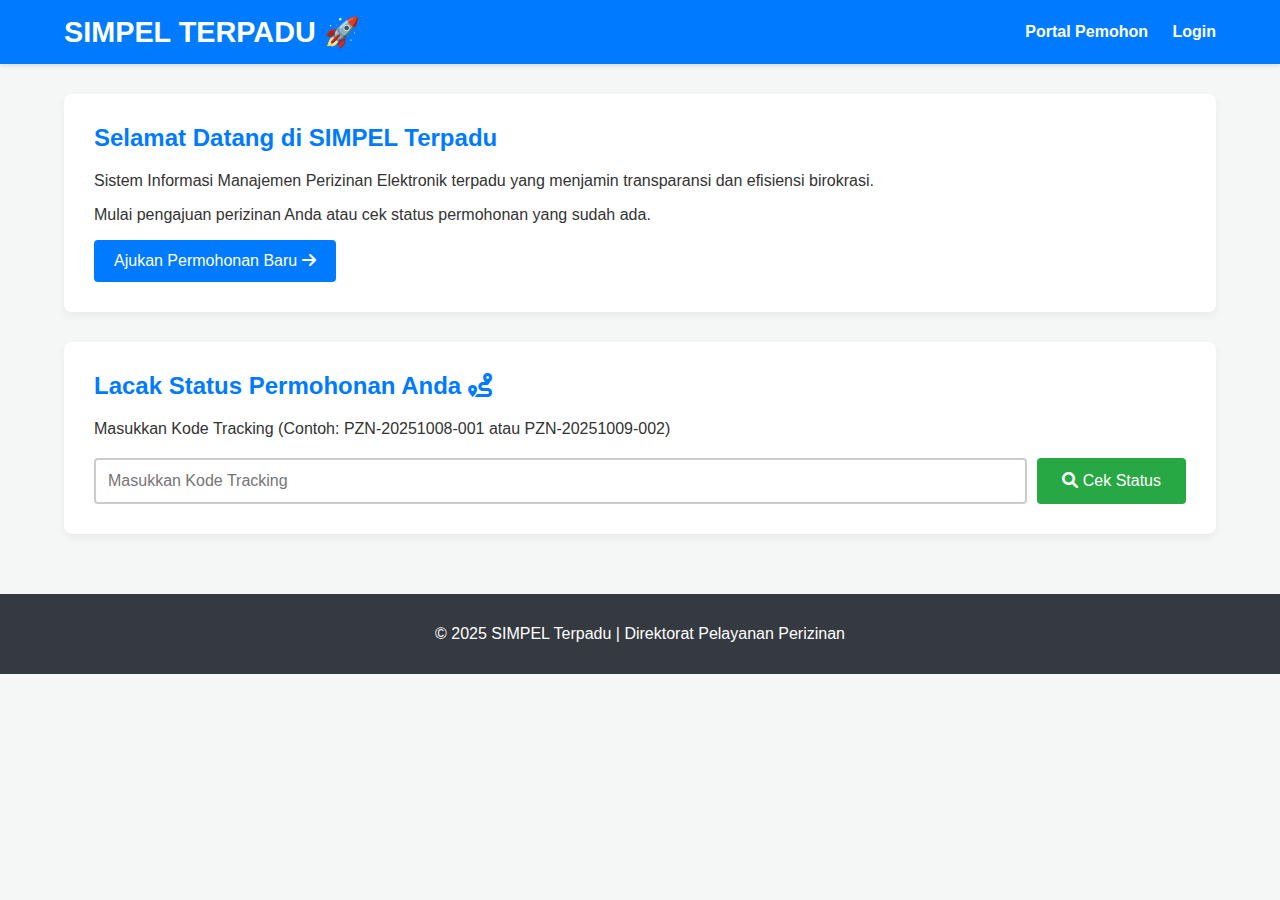
<file: index.html>
<!DOCTYPE html>
<html lang="id">
  <head>
    <meta charset="UTF-8" />
    <meta name="viewport" content="width=device-width, initial-scale=1.0" />
    <title>Beranda - SIMPEL Terpadu</title>
    <link rel="stylesheet" href="style.css" />
    <link
      rel="stylesheet"
      href="https://cdnjs.cloudflare.com/ajax/libs/font-awesome/6.0.0-beta3/css/all.min.css"
    />
  </head>
  <body>
    <header>
      <div class="container">
        <h1>SIMPEL TERPADU 🚀</h1>
        <nav>
          <a href="pemohon_portal.html" onclick="return checkLogin();">Portal Pemohon</a>
          <a href="login.html">Login</a>
        </nav>
      </div>
    </header>

    <main class="container">
      <section class="info-module tracking-module">
        <h2>Selamat Datang di SIMPEL Terpadu</h2>
        <p>
          Sistem Informasi Manajemen Perizinan Elektronik terpadu yang menjamin
          transparansi dan efisiensi birokrasi.
        </p>
        <p>
          Mulai pengajuan perizinan Anda atau cek status permohonan yang sudah
          ada.
        </p>
        <a
          href="pemohon_portal.html"
          class="btn-primary"
          style="text-decoration: none; display: inline-block"
          onclick="return checkLogin();"
          >Ajukan Permohonan Baru <i class="fas fa-arrow-right"></i
        ></a>
      </section>

      <section class="tracking-module">
        <h2>Lacak Status Permohonan Anda <i class="fas fa-route"></i></h2>
        <p>
          Masukkan Kode Tracking (Contoh: PZN-20251008-001 atau
          PZN-20251009-002)
        </p>
        <div class="tracking-form">
          <input
            type="text"
            placeholder="Masukkan Kode Tracking"
            id="tracking-input"
            oninput="handleTrackingInput()"
          />
          <button onclick="checkStatus()">
            <i class="fas fa-search"></i> Cek Status
          </button>
        </div>

        <div id="tracking-result" class="status-timeline hidden">
          <h3>Status Permohonan</h3>
          <div class="timeline-item completed">
            <i class="fas fa-check-circle"></i>
            <div>
              <h4>1. Pengajuan Dokumen Online</h4>
              <p>10 Okt 2025, 09:30 WIB | Pemohon: Bpk. Andi</p>
            </div>
          </div>
          <div class="timeline-item active">
            <i class="fas fa-spinner fa-spin"></i>
            <div>
              <h4>2. Verifikasi Administrasi</h4>
              <p>10 Okt 2025, 14:00 WIB | Petugas: Siti M.</p>
              <span class="note" style="color: #007bff"
                >Status: Menunggu validasi kelengkapan dokumen.</span
              >
            </div>
          </div>
          <div class="timeline-item pending">
            <i class="far fa-circle"></i>
            <div>
              <h4>3. Survei Lapangan</h4>
              <p>Belum Dimulai | Penanggung Jawab: Bidang Teknik</p>
            </div>
          </div>
          <div class="timeline-item pending">
            <i class="far fa-circle"></i>
            <div>
              <h4>4. Penerbitan Izin</h4>
              <p>Belum Dimulai</p>
            </div>
          </div>
        </div>
      </section>
    </main>

    <footer>
      <div class="container">
        <p>&copy; 2025 SIMPEL Terpadu | Direktorat Pelayanan Perizinan</p>
      </div>
    </footer>
    <script src="script.js"></script>
    <script>
      function checkLogin() {
        if (
          localStorage.getItem("isLoggedIn") === "true" &&
          localStorage.getItem("role") === "pemohon"
        ) {
          return true;
        } else {
          window.location.href = "login.html";
          return false;
        }
      }
    </script>
  </body>
</html>
</file>
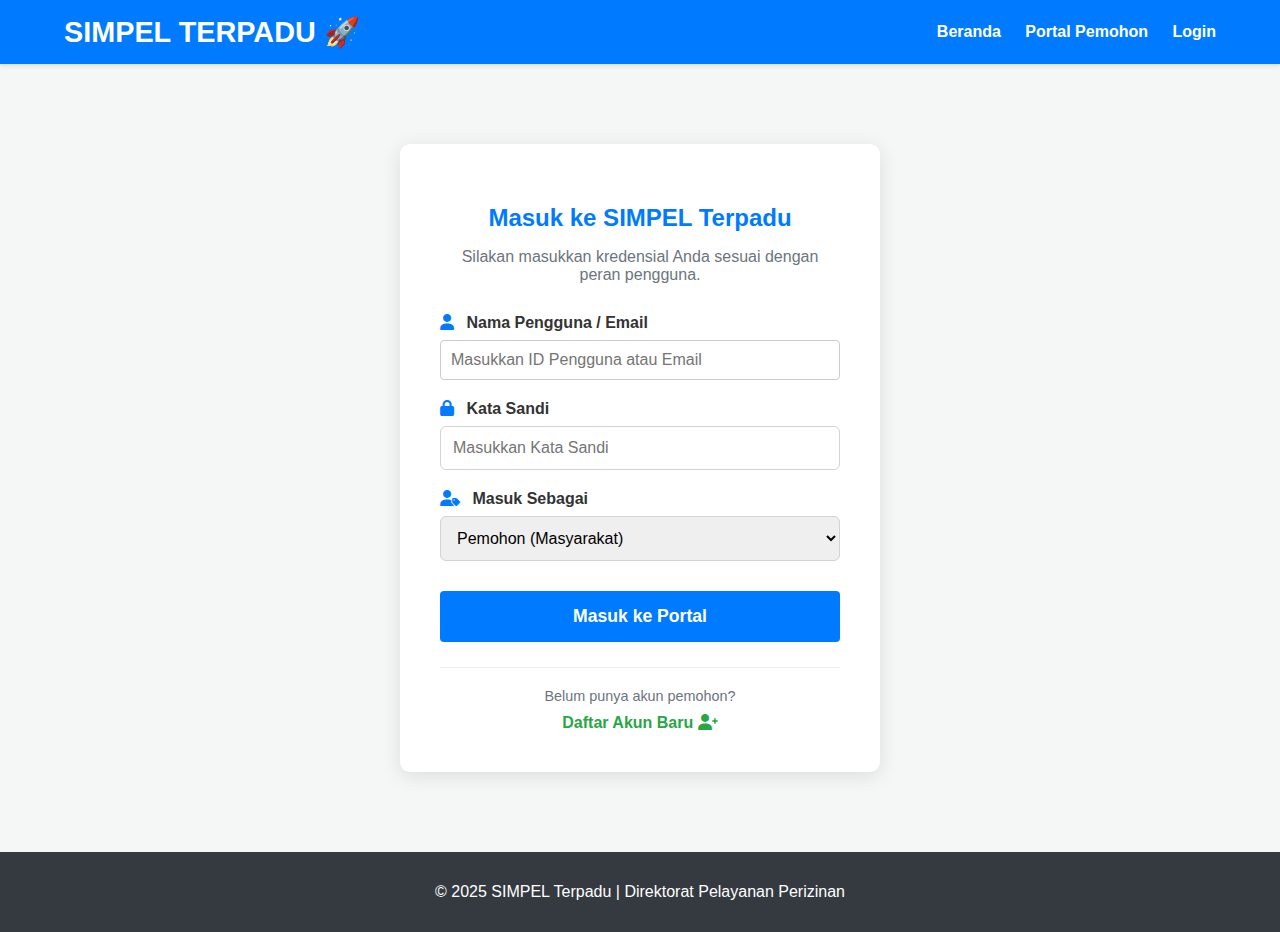
<file: login.html>
<!DOCTYPE html>
<html lang="id">
  <head>
    <meta charset="UTF-8" />
    <meta name="viewport" content="width=device-width, initial-scale=1.0" />
    <title>Login SIMPEL Terpadu</title>
    <link rel="stylesheet" href="style.css" />
    <link
      rel="stylesheet"
      href="https://cdnjs.cloudflare.com/ajax/libs/font-awesome/6.0.0-beta3/css/all.min.css"
    />
  </head>
  <body>
    <header>
      <div class="container">
        <h1>SIMPEL TERPADU 🚀</h1>
        <nav>
          <a href="index.html">Beranda</a>
          <a href="pemohon_portal.html">Portal Pemohon</a>
          <a href="#" class="active">Login</a>
        </nav>
      </div>
    </header>

    <main class="container">
      <section class="login-container">
        <h2>Masuk ke SIMPEL Terpadu</h2>
        <p>Silakan masukkan kredensial Anda sesuai dengan peran pengguna.</p>

        <form onsubmit="event.preventDefault(); handleLogin();">
          <div class="form-group">
            <label for="username"
              ><i class="fas fa-user"></i> Nama Pengguna / Email</label
            >
            <input
              type="text"
              id="username"
              placeholder="Masukkan ID Pengguna atau Email"
              required
            />
          </div>

          <div class="form-group">
            <label for="password"><i class="fas fa-lock"></i> Kata Sandi</label>
            <input
              type="password"
              id="password"
              placeholder="Masukkan Kata Sandi"
              required
            />
          </div>

          <div class="form-group">
            <label for="role"
              ><i class="fas fa-user-tag"></i> Masuk Sebagai</label
            >
            <select id="role" onchange="handleRoleChange()" required>
              <option value="pemohon">Pemohon (Masyarakat)</option>
              <option value="petugas">Petugas/Admin</option>
            </select>
          </div>

          <button type="submit" class="btn-primary" id="login-button">
            Masuk ke Portal
          </button>
        </form>

        <div class="register-link">
          <p>Belum punya akun pemohon?</p>
          <a href="#">Daftar Akun Baru <i class="fas fa-user-plus"></i></a>
        </div>
      </section>
    </main>

    <footer>
      <div class="container">
        <p>&copy; 2025 SIMPEL Terpadu | Direktorat Pelayanan Perizinan</p>
      </div>
    </footer>
    <script>
      function handleLogin() {
        const username = document.getElementById("username").value;
        const role = document.getElementById("role").value;

        // Logika simulasi login berdasarkan peran
        if (role === "pemohon") {
          alert(
            `Login berhasil sebagai ${username}. Mengarahkan ke Portal Pemohon...`
          );
          localStorage.setItem("isLoggedIn", "true");
          localStorage.setItem("role", "pemohon");
          window.location.href = "pemohon_portal.html";
        } else if (role === "petugas") {
          alert(
            `Login berhasil sebagai ${username}. Mengarahkan ke Portal Petugas...`
          );
          localStorage.setItem("isLoggedIn", "true");
          localStorage.setItem("role", "petugas");
          window.location.href = "petugas_dashboard.html";
        } else if (role === "pimpinan") {
          alert(
            `Login berhasil sebagai ${username}. Mengarahkan ke Dashboard Pimpinan...`
          );
          localStorage.setItem("isLoggedIn", "true");
          localStorage.setItem("role", "pimpinan");
          window.location.href = "pimpinan_dashboard.html";
        }
        // Dalam aplikasi nyata, Anda akan melakukan validasi kredensial di server.
      }

      function handleRoleChange() {
        const role = document.getElementById("role").value;
        if (role === "pemohon") {
          alert(
            "Login berhasil sebagai Pemohon. Mengarahkan ke Portal Pemohon..."
          );
          localStorage.setItem("isLoggedIn", "true");
          localStorage.setItem("role", "pemohon");
          window.location.href = "pemohon_portal.html";
        }
      }
    </script>
  </body>
</html>
</file>
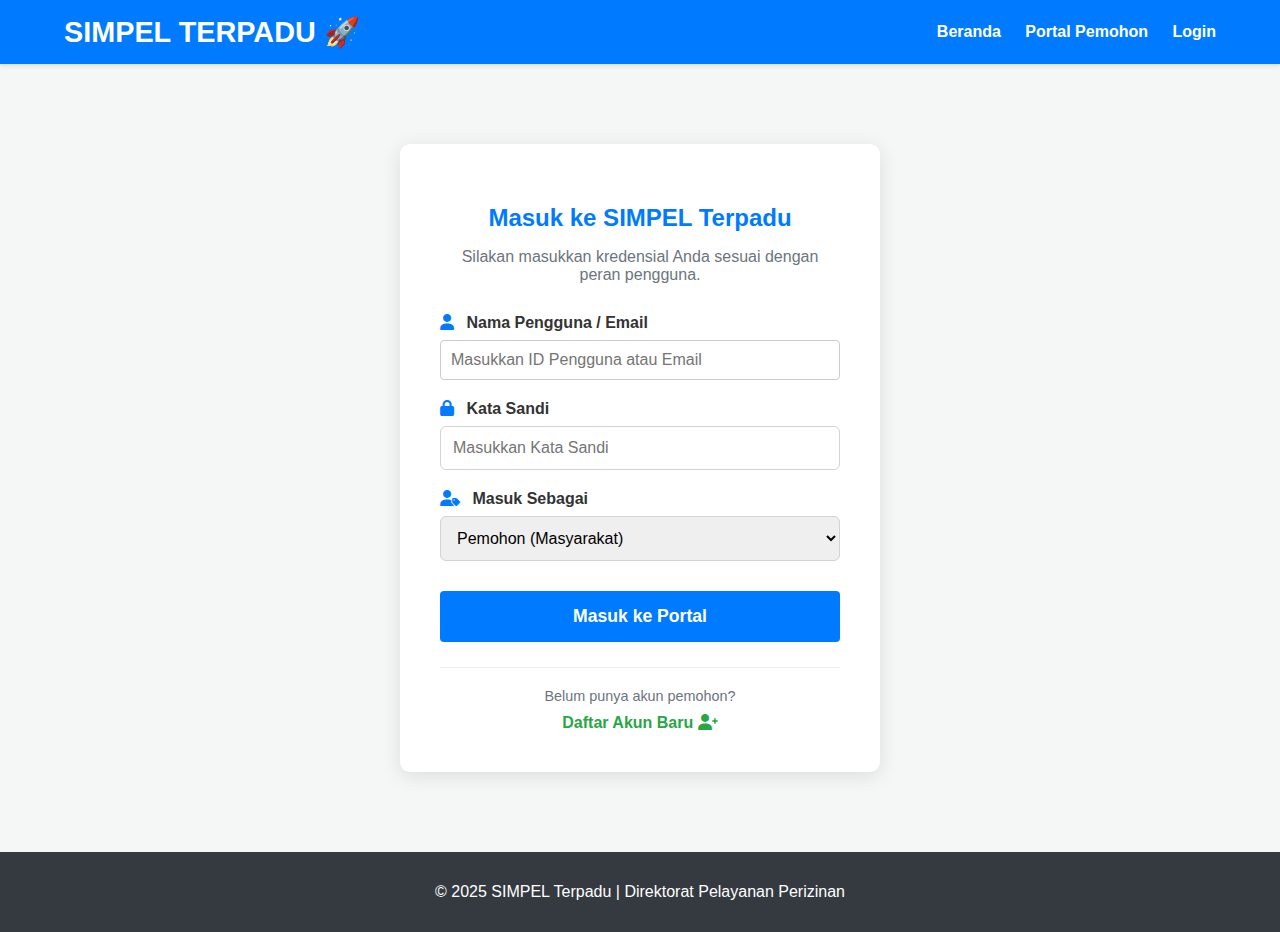
<file: pemohon_portal.html>
<!DOCTYPE html>
<html lang="id">
  <head>
    <meta charset="UTF-8" />
    <meta name="viewport" content="width=device-width, initial-scale=1.0" />
    <title>Portal Pemohon - SIMPEL Terpadu</title>
    <link rel="stylesheet" href="style.css" />
    <link
      rel="stylesheet"
      href="https://cdnjs.cloudflare.com/ajax/libs/font-awesome/6.0.0-beta3/css/all.min.css"
    />
    <style>
      /* CSS Tambahan untuk Simulasi Pop-up/Modal */
      .modal {
        display: none; /* Sembunyikan secara default */
        position: fixed;
        z-index: 100;
        left: 0;
        top: 0;
        width: 100%;
        height: 100%;
        overflow: auto;
        background-color: rgba(0, 0, 0, 0.4); /* Background gelap */
      }

      .modal-content {
        background-color: #fefefe;
        margin: 15% auto; /* Jarak dari atas dan tengah horizontal */
        padding: 30px;
        border: 1px solid #888;
        border-radius: 8px;
        width: 80%;
        max-width: 400px;
        text-align: center;
        box-shadow: 0 5px 15px rgba(0, 0, 0, 0.3);
      }

      .modal-content h3 {
        color: #28a745;
        margin-bottom: 20px;
      }

      #tracking-code-display {
        font-size: 1.5em;
        font-weight: bold;
        color: #007bff;
        padding: 10px;
        border: 2px dashed #007bff;
        border-radius: 4px;
        display: block;
        margin: 15px 0;
        cursor: copy; /* Indikasi bisa dicopy */
      }

      .close-btn {
        color: #aaa;
        float: right;
        font-size: 28px;
        font-weight: bold;
        transition: color 0.3s;
      }

      .close-btn:hover,
      .close-btn:focus {
        color: #000;
        text-decoration: none;
        cursor: pointer;
      }
    </style>
  </head>
  <body onload="checkLogin()">
    <header>
      <div class="container">
        <h1>SIMPEL TERPADU 🚀</h1>
        <nav>
          <a href="index.html">Beranda</a>
          <a href="#" class="active">Portal Pemohon</a>
          <a href="#" onclick="logout()">Logout</a>
        </nav>
      </div>
    </header>

    <main class="container">
      <section class="portal-form-section" style="margin-bottom: 30px">
        <h2>Portal Pemohon - Selamat Datang, Bpk. Andi!</h2>
        <p>
          Status Akun: **Terverifikasi** | Terakhir Login: 14 Okt 2025, 08:00
          WIB
        </p>
      </section>

      <section class="portal-form-section" style="margin-bottom: 30px">
        <h3><i class="fas fa-file-upload"></i> Formulir Pengajuan Baru</h3>
        <form
          onsubmit="event.preventDefault(); if(!checkLogin()) return; submitPermohonan();"
        >
          <div class="form-group">
            <label for="jenis_izin">Pilih Jenis Perizinan:</label>
            <select id="jenis_izin" required>
              <option value="">-- Pilih --</option>
              <option value="IMB">Izin Mendirikan Bangunan (IMB)</option>
              <option value="SIP">Izin Usaha</option>
              <option value="IzinLingkungan">Izin Lingkungan</option>
            </select>
            <i
              class="fas fa-question-circle"
              style="margin-left: 10px; cursor: pointer; color: #007bff"
              onclick="showRequiredDocs()"
            ></i>
          </div>
          <div class="form-group">
            <label for="judul_izin">Judul Permohonan:</label>
            <input
              type="text"
              id="judul_izin"
              placeholder="Contoh: IMB Pembangunan Ruko 2 Lantai"
              required
            />
          </div>
          <div class="form-group">
            <label for="upload_dokumen"
              >Unggah Dokumen Pendukung (PDF/JPG, Maks 5MB):</label
            >
            <input type="file" id="upload_dokumen" multiple required />
          </div>
          <button type="submit" class="btn-primary">Kirim Pengajuan</button>
        </form>
      </section>

      <section class="portal-form-section">
        <h3><i class="fas fa-history"></i> Riwayat Permohonan</h3>
        <div class="data-table-container">
          <table class="data-table">
            <thead>
              <tr>
                <th>ID Tracking</th>
                <th>Jenis Izin</th>
                <th>Tanggal Ajuan</th>
                <th>Status Terakhir</th>
                <th>Aksi</th>
              </tr>
            </thead>
            <tbody>
              <tr>
                <td>PZN-20251008-001</td>
                <td>IMB</td>
                <td>10/10/2025</td>
                <td style="color: #ffc107; font-weight: bold">
                  Verifikasi Administrasi
                </td>
                <td>
                  <a
                    href="index.html#tracking-result"
                    class="btn-primary"
                    style="background-color: #6c757d; padding: 5px 10px"
                    >Lacak</a
                  >
                </td>
              </tr>
              <tr>
                <td>PZN-20251009-002</td>
                <td>Izin Lingkungan</td>
                <td>12/10/2025</td>
                <td>Butuh Perbaikan Dokumen</td>
                <td>
                  <a href="#" class="btn-primary" style="padding: 5px 10px"
                    >Unggah Ulang</a
                  >
                </td>
              </tr>
              <tr>
                <td>PZN-20250901-010</td>
                <td>SIP</td>
                <td>01/09/2025</td>
                <td style="color: #28a745; font-weight: bold">
                  Selesai (Diterbitkan)
                </td>
                <td>
                  <a
                    href="#"
                    class="btn-primary"
                    style="background-color: #28a745; padding: 5px 10px"
                    >Unduh SK</a
                  >
                </td>
              </tr>
            </tbody>
          </table>
        </div>
      </section>
    </main>

    <footer>
      <div class="container">
        <p>&copy; 2025 SIMPEL Terpadu | Direktorat Pelayanan Perizinan</p>
      </div>
    </footer>

    <div id="trackingModal" class="modal">
      <div class="modal-content">
        <span class="close-btn" onclick="closeModal()">&times;</span>
        <h3><i class="fas fa-check-circle"></i> Pengajuan Berhasil!</h3>
        <p>
          Permohonan Anda telah terkirim. Harap catat Kode Tracking Anda untuk
          melacak status:
        </p>
        <span id="tracking-code-display" title="Klik untuk menyalin"
          >PZN-20251012-012</span
        >
        <p style="font-size: 0.9em; color: #6c757d">
          Kode ini juga dikirimkan ke email Anda.
        </p>
        <button class="btn-primary" onclick="copyCode()">Salin Kode</button>
      </div>
    </div>

    <div id="docsModal" class="modal">
      <div class="modal-content">
        <span class="close-btn" onclick="closeDocsModal()">&times;</span>
        <h3><i class="fas fa-file-alt"></i> Dokumen yang Harus Diunggah</h3>
        <ul
          id="docs-list"
          style="text-align: left; list-style-type: disc; padding-left: 20px"
        >
          <!-- List dokumen akan diisi oleh JavaScript -->
        </ul>
      </div>
    </div>

    <script>
      // Fungsi untuk membuat kode tracking acak
      function generateTrackingCode(prefix) {
        const date = new Date();
        const year = date.getFullYear();
        const month = String(date.getMonth() + 1).padStart(2, "0");
        const day = String(date.getDate()).padStart(2, "0");

        // Angka acak 3 digit
        const randomNum = String(Math.floor(Math.random() * 900) + 100);

        return `${prefix}-${year}${month}${day}-${randomNum}`;
      }

      // Fungsi utama saat formulir disubmit
      function submitPermohonan() {
        const jenisIzin = document.getElementById("jenis_izin").value;
        let prefix = "PZN"; // Default prefix

        if (jenisIzin === "SIP") {
          prefix = "SIP";
        } else if (jenisIzin === "IzinLingkungan") {
          prefix = "LGL";
        }

        const newCode = generateTrackingCode(prefix);

        // 1. Tampilkan kode di modal
        document.getElementById("tracking-code-display").textContent = newCode;

        // 2. Tampilkan modal
        openModal();

        // Opsional: Langsung tambahkan ke riwayat permohonan di halaman ini (simulasi)
        // Anda bisa implementasikan ini jika ingin melihat kode baru langsung di tabel.
      }

      // Fungsi Modal
      const modal = document.getElementById("trackingModal");

      function openModal() {
        modal.style.display = "block";
      }

      function closeModal() {
        modal.style.display = "none";
      }

      // Tutup modal jika user klik di luar area modal
      window.onclick = function (event) {
        if (event.target == modal) {
          closeModal();
        }
      };

      // Fungsi Salin Kode (API Clipboard)
      function copyCode() {
        const codeDisplay = document.getElementById("tracking-code-display");
        const code = codeDisplay.textContent;

        navigator.clipboard
          .writeText(code)
          .then(() => {
            alert(`Kode Tracking "${code}" berhasil disalin!`);
          })
          .catch((err) => {
            console.error("Gagal menyalin:", err);
            alert("Gagal menyalin kode. Silakan salin manual.");
          });
      }
    </script>
    <script>
      function checkLogin() {
        if (
          localStorage.getItem("isLoggedIn") === "true" &&
          localStorage.getItem("role") === "pemohon"
        ) {
          return true;
        } else {
          window.location.href = "login.html";
          return false;
        }
      }

      function logout() {
        localStorage.clear();
        window.location.href = "index.html";
      }

      function showRequiredDocs() {
        const jenisIzin = document.getElementById("jenis_izin").value;
        const docsList = document.getElementById("docs-list");
        docsList.innerHTML = ""; // Clear previous list

        let docs = [];
        if (jenisIzin === "IMB") {
          docs = [
            "Kartu Tanda Penduduk (KTP)",
            "Nomor Pokok Wajib Pajak (NPWP)",
            "Sertifikat Tanah",
            "Bukti Pembayaran PBB (Pajak Bumi dan Bangunan) Terakhir",
            "Gambar Rencana Bangunan",
            "Surat Izin Tetangga(jika diperlukan)",
          ];
        } else if (jenisIzin === "SIP") {
          docs = [
            "Kartu Tanda Penduduk (KTP)",
            "Nomor Pokok Wajib Pajak (NPWP)",
            "Nomor Induk Berusaha (NIB)",
            "Surat Keterangan Domisili Usaha (SKDU)",
            "Surat Izin Lingkungan",
            "Foto Lokasi Usaha",
          ];
        } else if (jenisIzin === "IzinLingkungan") {
          docs = [
            "Kartu Tanda Penduduk (KTP)",
            "AMDAL (Analisis Mengenai Dampak Lingkungan)",
            "Surat Izin Usaha",
            "Surat Pernyataan Kesanggupan",
            "Dokumen Teknis Lingkungan (Denah Lokasi Kegiatan/Gambar bangunan)",
          ];
        } else {
          docs = ["Pilih jenis perizinan terlebih dahulu."];
        }

        docs.forEach((doc) => {
          const li = document.createElement("li");
          li.textContent = doc;
          docsList.appendChild(li);
        });

        document.getElementById("docsModal").style.display = "block";
      }

      function closeDocsModal() {
        document.getElementById("docsModal").style.display = "none";
      }

      // Tutup modal docs jika user klik di luar area modal
      window.onclick = function (event) {
        const docsModal = document.getElementById("docsModal");
        if (event.target == docsModal) {
          closeDocsModal();
        }
      };
    </script>
  </body>
</html>
</file>
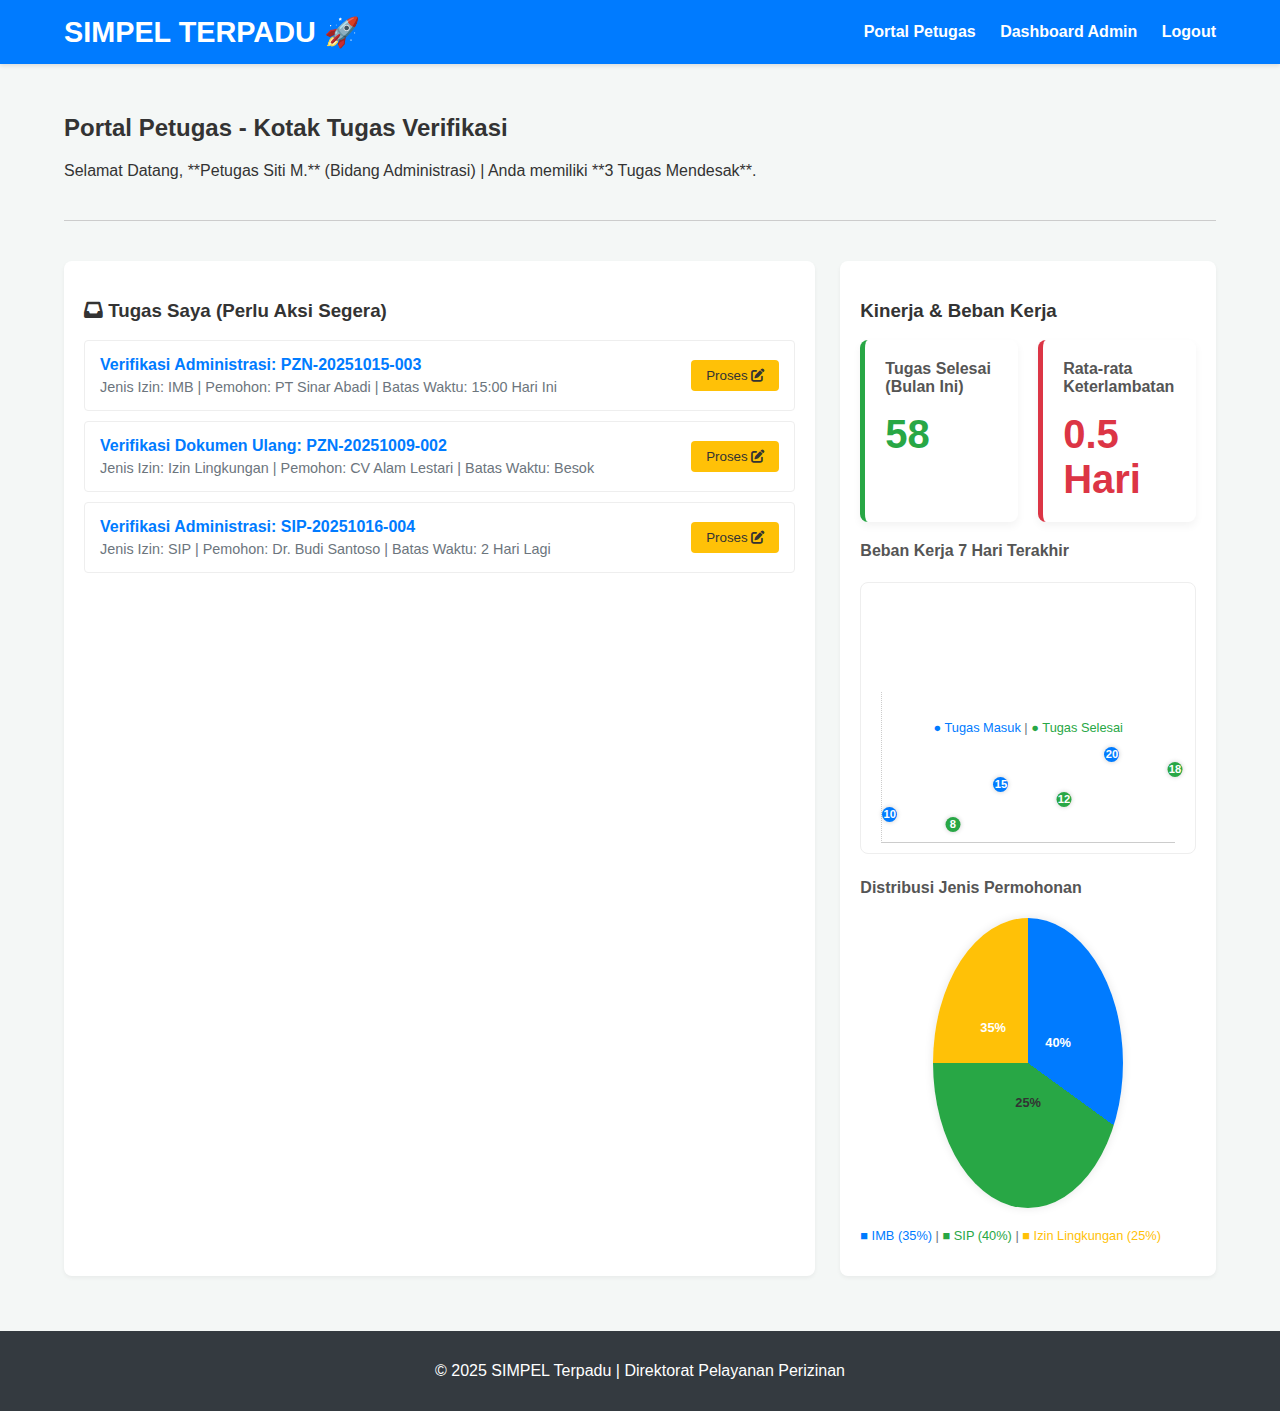
<file: petugas_dashboard.html>
<!DOCTYPE html>
<html lang="id">
<head>
    <meta charset="UTF-8">
    <meta name="viewport" content="width=device-width, initial-scale=1.0">
    <title>Portal Petugas - SIMPEL Terpadu</title>
    <link rel="stylesheet" href="style.css">
    <link rel="stylesheet" href="https://cdnjs.cloudflare.com/ajax/libs/font-awesome/6.0.0-beta3/css/all.min.css">
</head>
<body>
    <header>
        <div class="container">
            <h1>SIMPEL TERPADU 🚀</h1>
            <nav>
                <a href="#" class="active">Portal Petugas</a>
                <a href="pimpinan_dashboard.html">Dashboard Admin</a>
                <a href="login.html">Logout</a>
            </nav>
        </div>
    </header>

    <main class="container">
        <h2>Portal Petugas - Kotak Tugas Verifikasi</h2>
        <p>Selamat Datang, **Petugas Siti M.** (Bidang Administrasi) | Anda memiliki **3 Tugas Mendesak**.</p>
        <hr>

        <div class="dashboard-layout">
            <div class="task-box">
                <h3><i class="fas fa-inbox"></i> Tugas Saya (Perlu Aksi Segera)</h3>
                <ul class="task-list">
                    <li class="task-item">
                        <div class="task-info">
                            <h4>Verifikasi Administrasi: PZN-20251015-003</h4>
                            <p>Jenis Izin: IMB | Pemohon: PT Sinar Abadi | Batas Waktu: 15:00 Hari Ini</p>
                        </div>
                        <div class="task-action">
                            <button class="btn-secondary" onclick="verifikasiPermohonan('PZN-20251015-003')">Proses <i class="fas fa-edit"></i></button>
                        </div>
                    </li>
                    <li class="task-item">
                        <div class="task-info">
                            <h4>Verifikasi Dokumen Ulang: PZN-20251009-002</h4>
                            <p>Jenis Izin: Izin Lingkungan | Pemohon: CV Alam Lestari | Batas Waktu: Besok</p>
                        </div>
                        <div class="task-action">
                            <button class="btn-secondary" onclick="verifikasiPermohonan('PZN-20251009-002')">Proses <i class="fas fa-edit"></i></button>
                        </div>
                    </li>
                    <li class="task-item">
                        <div class="task-info">
                            <h4>Verifikasi Administrasi: SIP-20251016-004</h4>
                            <p>Jenis Izin: SIP | Pemohon: Dr. Budi Santoso | Batas Waktu: 2 Hari Lagi</p>
                        </div>
                        <div class="task-action">
                            <button class="btn-secondary" onclick="verifikasiPermohonan('SIP-20251016-004')">Proses <i class="fas fa-edit"></i></button>
                        </div>
                    </li>
                </ul>
            </div>
            
            <div class="task-box">
                <h3>Kinerja & Beban Kerja</h3>
                <div class="kpi-cards" style="margin: 0;">
                    <div class="card green" style="min-width: unset; flex: 1;">
                        <h3>Tugas Selesai (Bulan Ini)</h3>
                        <p class="data-kpi">58</p>
                    </div>
                    <div class="card red" style="min-width: unset; flex: 1;">
                        <h3>Rata-rata Keterlambatan</h3>
                        <p class="data-kpi">0.5 Hari</p>
                    </div>
                </div>
                
                <h4 style="margin-top: 20px; color: #555;">Beban Kerja 7 Hari Terakhir</h4>
                <div class="chart-placeholder chart-petugas-sim">
                    <div class="petugas-line-chart">
                        <div class="dot-in dot-in-10">10</div>
                        <div class="dot-out dot-out-8">8</div>
                        <div class="dot-in dot-in-15">15</div>
                        <div class="dot-out dot-out-12">12</div>
                        <div class="dot-in dot-in-20">20</div>
                        <div class="dot-out dot-out-18">18</div>
                    </div>
                    <p style="text-align: center; font-size: 0.8em; color: #6c757d; margin-top: 10px;">
                        <span style="color: #007bff;">&#9679; Tugas Masuk</span> | <span style="color: #28a745;">&#9679; Tugas Selesai</span>
                    </p>
                </div>

                <h4 style="margin-top: 20px; color: #555;">Distribusi Jenis Permohonan</h4>
                <div class="chart-placeholder chart-pie-sim">
                    <div class="pie-slice slice-1">35%</div>
                    <div class="pie-slice slice-2">40%</div>
                    <div class="pie-slice slice-3">25%</div>
                </div>
                <p style="text-align: left; font-size: 0.8em; color: #6c757d;">
                    <span style="color: #007bff;">&#9632; IMB (35%)</span> | <span style="color: #28a745;">&#9632; SIP (40%)</span> | <span style="color: #ffc107;">&#9632; Izin Lingkungan (25%)</span>
                </p>
            </div>
        </div>
        
    </main>

    <footer>
        <div class="container">
            <p>&copy; 2025 SIMPEL Terpadu | Direktorat Pelayanan Perizinan</p>
        </div>
    </footer>
    <script src="script.js"></script>
</body>
</html>
</file>
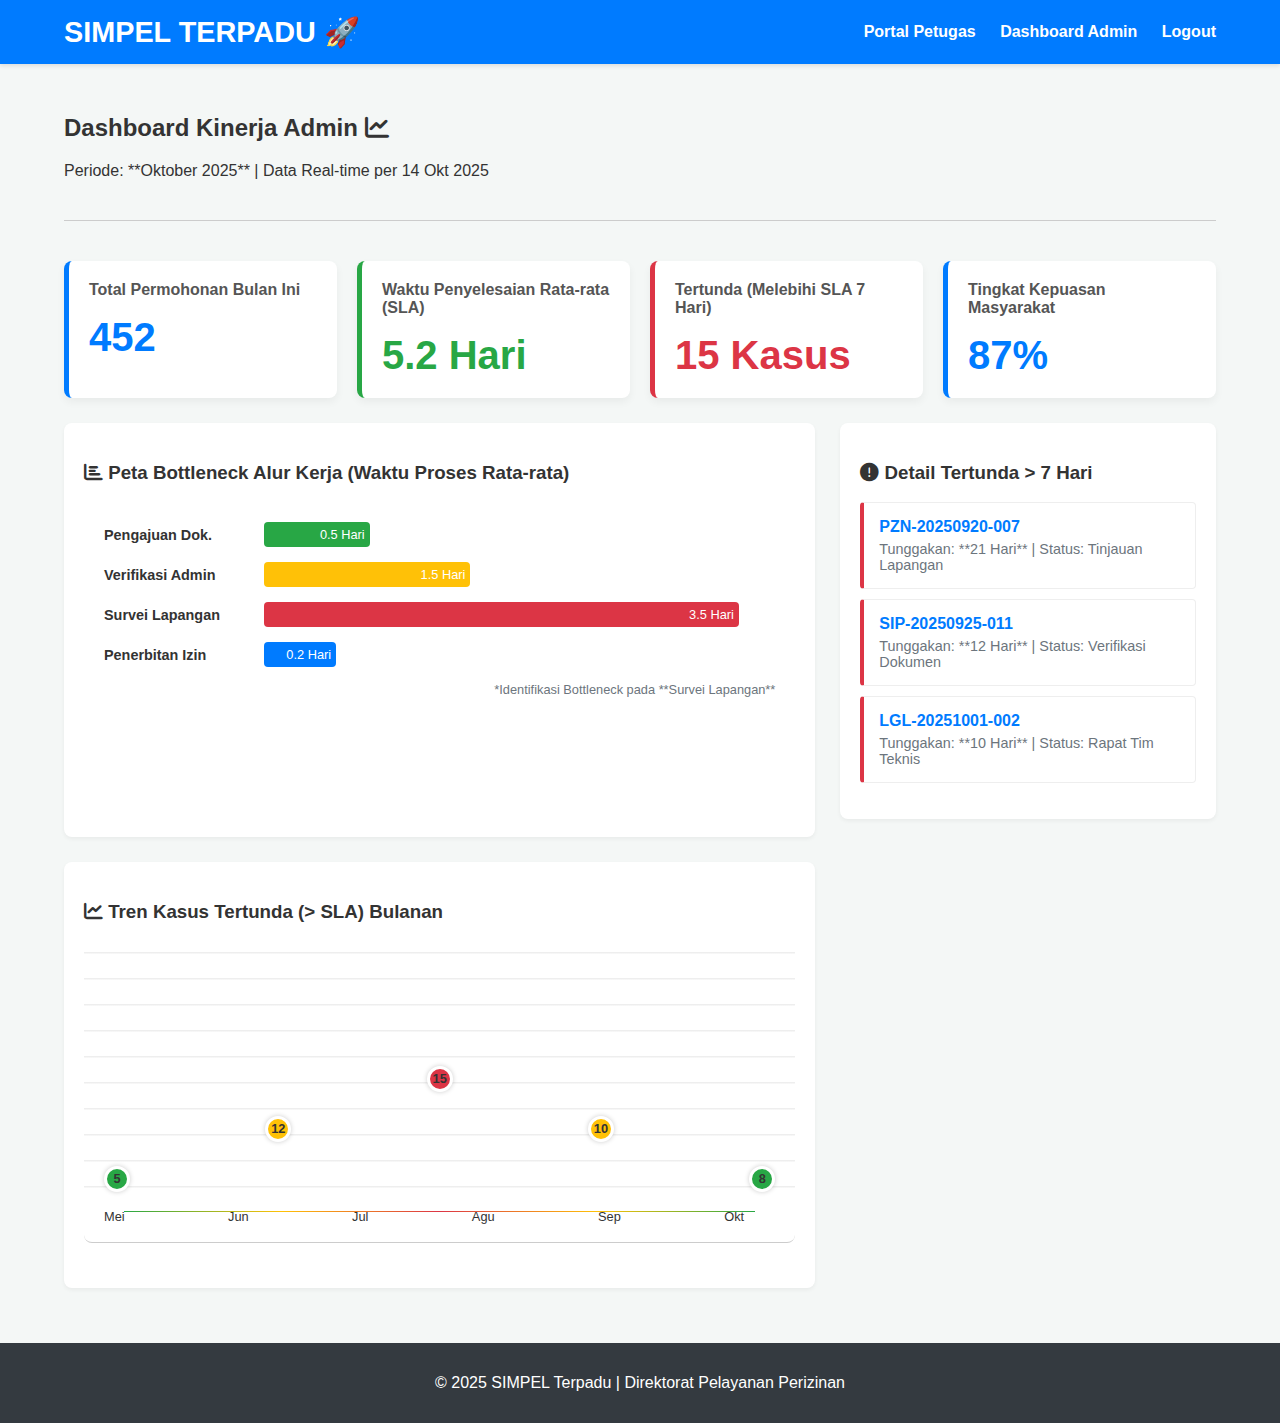
<file: pimpinan_dashboard.html>
<!DOCTYPE html>
<html lang="id">
<head>
    <meta charset="UTF-8">
    <meta name="viewport" content="width=device-width, initial-scale=1.0">
    <title>Dashboard Pimpinan - SIMPEL Terpadu</title>
    <link rel="stylesheet" href="style.css">
    <link rel="stylesheet" href="https://cdnjs.cloudflare.com/ajax/libs/font-awesome/6.0.0-beta3/css/all.min.css">
</head>
<body>
    <header>
        <div class="container">
            <h1>SIMPEL TERPADU 🚀</h1>
            <nav>
                <a href="petugas_dashboard.html">Portal Petugas</a>
                <a href="pimpinan_dashboard.html" class="active">Dashboard Admin</a>
                <a href="login.html">Logout</a>
            </nav>
        </div>
    </header>

    <main class="container">
        <h2>Dashboard Kinerja Admin <i class="fas fa-chart-line"></i></h2>
        <p>Periode: **Oktober 2025** | Data Real-time per 14 Okt 2025</p>
        <hr>

        <section class="kpi-section">
            <div class="kpi-cards">
                <div class="card">
                    <h3>Total Permohonan Bulan Ini</h3>
                    <p class="data-kpi">452</p>
                </div>
                <div class="card green">
                    <h3>Waktu Penyelesaian Rata-rata (SLA)</h3>
                    <p class="data-kpi">5.2 Hari</p>
                </div>
                <div class="card red">
                    <h3>Tertunda (Melebihi SLA 7 Hari)</h3>
                    <p class="data-kpi">15 Kasus</p>
                </div>
                <div class="card">
                    <h3>Tingkat Kepuasan Masyarakat</h3>
                    <p class="data-kpi">87%</p>
                </div>
            </div>
        </section>

        <div class="dashboard-layout">
            <div class="left-charts">
                
                <div class="task-box">
                    <h3><i class="fas fa-chart-bar"></i> Peta Bottleneck Alur Kerja (Waktu Proses Rata-rata)</h3>
                    <div class="chart-placeholder chart-bar-sim">
                        <div class="bar-container">
                            <div class="bar-label">Pengajuan Dok.</div>
                            <div class="bar" style="width: 15%; background-color: #28a745;">0.5 Hari</div>
                        </div>
                        <div class="bar-container">
                            <div class="bar-label">Verifikasi Admin</div>
                            <div class="bar" style="width: 30%; background-color: #ffc107;">1.5 Hari</div>
                        </div>
                        <div class="bar-container">
                            <div class="bar-label">Survei Lapangan</div>
                            <div class="bar" style="width: 70%; background-color: #dc3545;">3.5 Hari</div>
                        </div>
                        <div class="bar-container">
                            <div class="bar-label">Penerbitan Izin</div>
                            <div class="bar" style="width: 10%; background-color: #007bff;">0.2 Hari</div>
                        </div>
                        <p style="text-align: right; font-size: 0.8em; margin-top: 10px; color: #6c757d;">*Identifikasi Bottleneck pada **Survei Lapangan**</p>
                    </div>
                </div>
                
                <div class="task-box">
                    <h3><i class="fas fa-chart-line"></i> Tren Kasus Tertunda (> SLA) Bulanan</h3>
                    <div class="chart-placeholder chart-line-sim">
                        <div class="line-point point-low">5</div>
                        <div class="line-point point-medium">12</div>
                        <div class="line-point point-high">15</div>
                        <div class="line-point point-medium">10</div>
                        <div class="line-point point-low">8</div>
                        <p style="position: absolute; bottom: 5px; width: 90%; display: flex; justify-content: space-between; font-size: 0.8em; color: #333;"><span>Mei</span><span>Jun</span><span>Jul</span><span>Agu</span><span>Sep</span><span>Okt</span></p>
                    </div>
                </div>
            </div>

            <div class="right-data">
                <div class="task-box">
                    <h3><i class="fas fa-exclamation-circle"></i> Detail Tertunda > 7 Hari</h3>
                    <ul class="task-list">
                        <li class="task-item" style="border-left: 4px solid #dc3545;">
                            <div class="task-info">
                                <h4>PZN-20250920-007</h4>
                                <p>Tunggakan: **21 Hari** | Status: Tinjauan Lapangan</p>
                            </div>
                        </li>
                        <li class="task-item" style="border-left: 4px solid #dc3545;">
                            <div class="task-info">
                                <h4>SIP-20250925-011</h4>
                                <p>Tunggakan: **12 Hari** | Status: Verifikasi Dokumen</p>
                            </div>
                        </li>
                         <li class="task-item" style="border-left: 4px solid #dc3545;">
                            <div class="task-info">
                                <h4>LGL-20251001-002</h4>
                                <p>Tunggakan: **10 Hari** | Status: Rapat Tim Teknis</p>
                            </div>
                        </li>
                    </ul>
                </div>
            </div>
        </div>
    </main>

    <footer>
        <div class="container">
            <p>&copy; 2025 SIMPEL Terpadu | Direktorat Pelayanan Perizinan</p>
        </div>
    </footer>
</body>
</html>
</file>
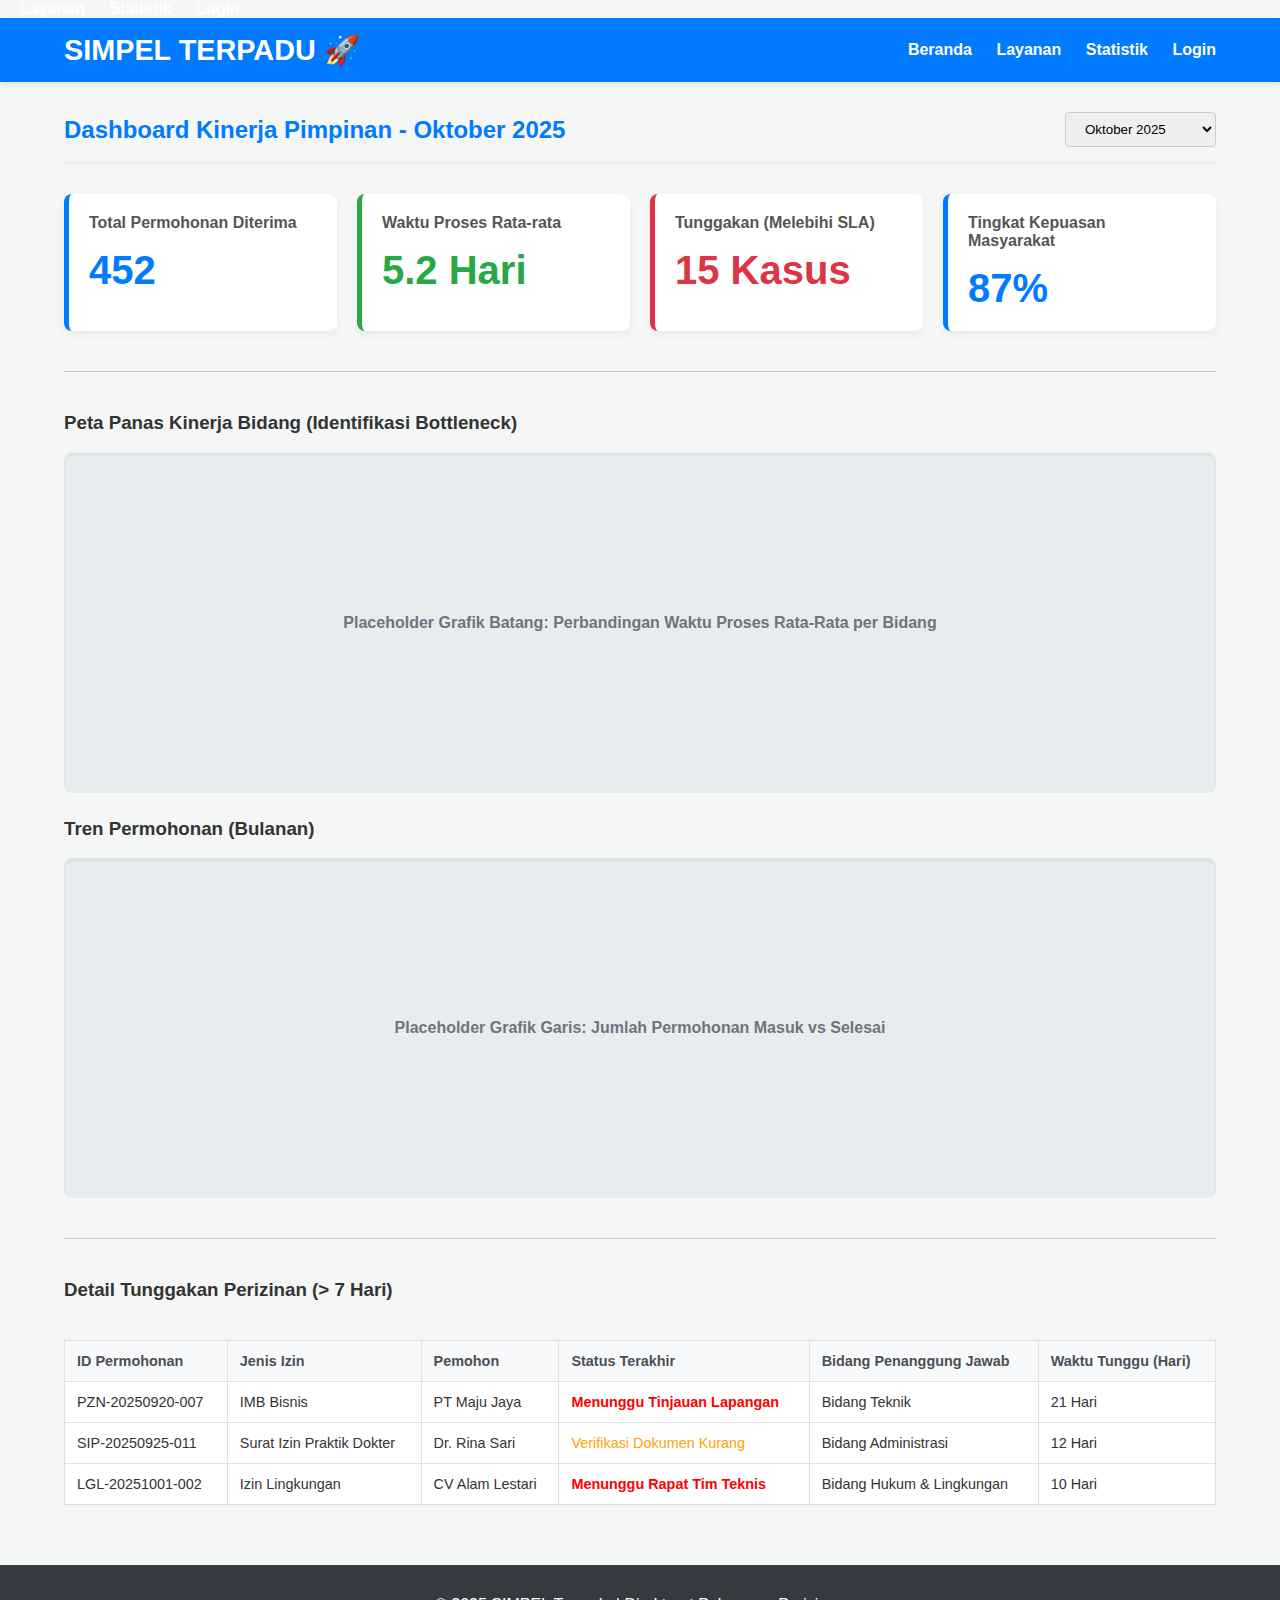
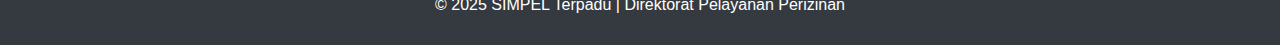
<file: statistik.html>
<!DOCTYPE html>
<html lang="id">
<head>
    <meta charset="UTF-8">
    <meta name="viewport" content="width=device-width, initial-scale=1.0">
    <title>Dashboard Kinerja - SIMPEL Terpadu</title>
    <nav>
    <a href="layanan.html">Layanan</a>
    <a href="statistik.html">Statistik</a> <a href="#login">Login</a>
</nav>
    <link rel="stylesheet" href="style.css">
    <link rel="stylesheet" href="https://cdnjs.cloudflare.com/ajax/libs/font-awesome/6.0.0-beta3/css/all.min.css">
    <style>
        /* CSS tambahan untuk halaman ini, agar tidak perlu mengedit style.css */
        .chart-placeholder {
            background-color: #e9ecef;
            border-radius: 8px;
            height: 300px;
            display: flex;
            align-items: center;
            justify-content: center;
            color: #6c757d;
            font-weight: bold;
            margin-bottom: 25px;
            box-shadow: inset 0 2px 4px rgba(0, 0, 0, 0.06);
        }
        .dashboard-header {
            display: flex;
            justify-content: space-between;
            align-items: center;
            margin-bottom: 30px;
            border-bottom: 2px solid #eee;
            padding-bottom: 15px;
        }
        .dashboard-header h2 {
            margin: 0;
            color: #007bff;
        }
        .date-filter {
            padding: 8px 15px;
            border: 1px solid #ccc;
            border-radius: 4px;
        }
        .data-table-container {
            overflow-x: auto;
        }
        .data-table {
            width: 100%;
            border-collapse: collapse;
            background-color: white;
            margin-bottom: 30px;
        }
        .data-table th, .data-table td {
            border: 1px solid #dee2e6;
            padding: 12px;
            text-align: left;
        }
        .data-table th {
            background-color: #f8f9fa;
            color: #495057;
            font-weight: bold;
            font-size: 0.9em;
        }
        .data-table tr:hover {
            background-color: #f1f1f1;
        }
    </style>
</head>
<body>
    <header>
        <div class="container">
            <h1>SIMPEL TERPADU 🚀</h1>
            <nav>
                <a href="index.html">Beranda</a>
                <a href="layanan.html">Layanan</a>
                <a href="statistik.html" class="active">Statistik</a> <a href="#login">Login</a>
            </nav>
        </div>
    </header>

    <main class="container">
        <div class="dashboard-header">
            <h2>Dashboard Kinerja Pimpinan - Oktober 2025</h2>
            <select class="date-filter">
                <option>Oktober 2025</option>
                <option>September 2025</option>
                <option>Agustus 2025</option>
            </select>
        </div>

        <section class="dashboard-module">
            <div class="kpi-cards">
                <div class="card">
                    <h3>Total Permohonan Diterima</h3>
                    <p class="data-kpi">452</p>
                </div>
                <div class="card green">
                    <h3>Waktu Proses Rata-rata</h3>
                    <p class="data-kpi">5.2 Hari</p>
                </div>
                <div class="card red">
                    <h3>Tunggakan (Melebihi SLA)</h3>
                    <p class="data-kpi">15 Kasus</p>
                </div>
                <div class="card">
                    <h3>Tingkat Kepuasan Masyarakat</h3>
                    <p class="data-kpi">87%</p>
                </div>
            </div>
        </section>

        <hr>
        <section class="visualization-section">
            <h3>Peta Panas Kinerja Bidang (Identifikasi Bottleneck)</h3>
            <div class="chart-placeholder">
                Placeholder Grafik Batang: Perbandingan Waktu Proses Rata-Rata per Bidang
            </div>

            <h3>Tren Permohonan (Bulanan)</h3>
            <div class="chart-placeholder">
                Placeholder Grafik Garis: Jumlah Permohonan Masuk vs Selesai
            </div>
        </section>

        <hr>
        <section class="detail-data-section">
            <h3>Detail Tunggakan Perizinan (> 7 Hari)</h3>
            <div class="data-table-container">
                <table class="data-table">
                    <thead>
                        <tr>
                            <th>ID Permohonan</th>
                            <th>Jenis Izin</th>
                            <th>Pemohon</th>
                            <th>Status Terakhir</th>
                            <th>Bidang Penanggung Jawab</th>
                            <th>Waktu Tunggu (Hari)</th>
                        </tr>
                    </thead>
                    <tbody>
                        <tr>
                            <td>PZN-20250920-007</td>
                            <td>IMB Bisnis</td>
                            <td>PT Maju Jaya</td>
                            <td style="color: red; font-weight: bold;">Menunggu Tinjauan Lapangan</td>
                            <td>Bidang Teknik</td>
                            <td>21 Hari</td>
                        </tr>
                        <tr>
                            <td>SIP-20250925-011</td>
                            <td>Surat Izin Praktik Dokter</td>
                            <td>Dr. Rina Sari</td>
                            <td style="color: orange;">Verifikasi Dokumen Kurang</td>
                            <td>Bidang Administrasi</td>
                            <td>12 Hari</td>
                        </tr>
                         <tr>
                            <td>LGL-20251001-002</td>
                            <td>Izin Lingkungan</td>
                            <td>CV Alam Lestari</td>
                            <td style="color: red; font-weight: bold;">Menunggu Rapat Tim Teknis</td>
                            <td>Bidang Hukum & Lingkungan</td>
                            <td>10 Hari</td>
                        </tr>
                    </tbody>
                </table>
            </div>
        </section>

    </main>

    <footer>
        <div class="container">
            <p>&copy; 2025 SIMPEL Terpadu | Direktorat Pelayanan Perizinan</p>
        </div>
    </footer>
</body>
</html>
</file>
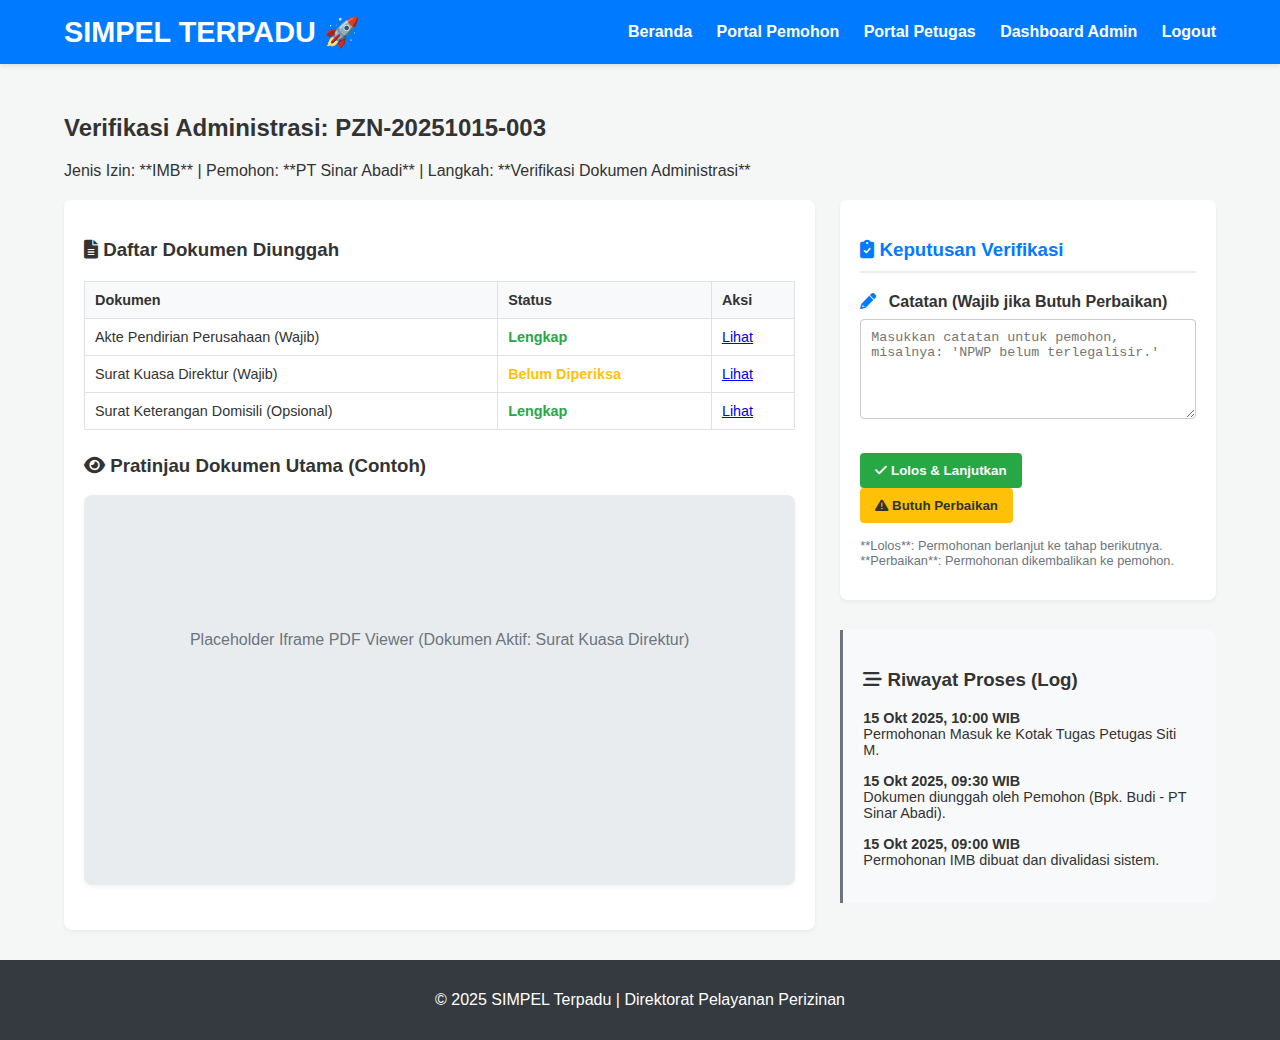
<file: verifikasi_detail.html>
<!DOCTYPE html>
<html lang="id">
<head>
    <meta charset="UTF-8">
    <meta name="viewport" content="width=device-width, initial-scale=1.0">
    <title>Detail Verifikasi - PZN-20251015-003</title>
    <link rel="stylesheet" href="style.css">
    <link rel="stylesheet" href="https://cdnjs.cloudflare.com/ajax/libs/font-awesome/6.0.0-beta3/css/all.min.css">
    <style>
        /* Gaya spesifik untuk halaman detail */
        .detail-layout {
            display: grid;
            grid-template-columns: 2fr 1fr; /* Kolom Dokumen vs Kolom Aksi */
            gap: 25px;
            margin-top: 20px;
        }

        .document-viewer {
            background-color: white;
            padding: 20px;
            border-radius: 8px;
            box-shadow: 0 2px 4px rgba(0, 0, 0, 0.05);
        }

        .document-viewer iframe {
            width: 100%;
            height: 600px;
            border: 1px solid #ccc;
            margin-top: 15px;
        }

        .action-panel {
            background-color: white;
            padding: 20px;
            border-radius: 8px;
            box-shadow: 0 2px 4px rgba(0, 0, 0, 0.05);
        }

        .action-panel h3 {
            color: #007bff;
            border-bottom: 2px solid #eee;
            padding-bottom: 10px;
            margin-bottom: 20px;
        }

        .action-panel textarea {
            width: 100%;
            height: 100px;
            padding: 10px;
            border: 1px solid #ccc;
            border-radius: 4px;
            margin-bottom: 10px;
            box-sizing: border-box;
        }

        .btn-group button {
            padding: 10px 15px;
            border: none;
            border-radius: 4px;
            cursor: pointer;
            font-weight: bold;
            margin-right: 10px;
        }

        .btn-success { background-color: #28a745; color: white; }
        .btn-danger { background-color: #dc3545; color: white; }
        .btn-warning { background-color: #ffc107; color: #333; }

        .log-history {
            margin-top: 30px;
            padding: 20px;
            border-left: 3px solid #6c757d;
            background-color: #f8f9fa;
            border-radius: 0 8px 8px 0;
        }
        .log-item {
            margin-bottom: 15px;
            font-size: 0.9em;
        }
        .log-item span {
            display: block;
            color: #333;
            font-weight: bold;
        }

    </style>
</head>
<body>
    <header>
        <div class="container">
            <h1>SIMPEL TERPADU 🚀</h1>
            <nav>
                <a href="index.html">Beranda</a>
                <a href="pemohon_portal.html">Portal Pemohon</a>
                <a href="petugas_dashboard.html" class="active">Portal Petugas</a>
                <a href="pimpinan_dashboard.html">Dashboard Admin</a>
                <a href="login.html">Logout</a>
            </nav>
        </div>
    </header>

    <main class="container">
        <h2>Verifikasi Administrasi: PZN-20251015-003</h2>
        <p>Jenis Izin: **IMB** | Pemohon: **PT Sinar Abadi** | Langkah: **Verifikasi Dokumen Administrasi**</p>
        
        <div class="detail-layout">
            <div class="left-content">
                <div class="document-viewer">
                    <h3><i class="fas fa-file-alt"></i> Daftar Dokumen Diunggah</h3>
                    
                    <table class="data-table">
                        <thead>
                            <tr>
                                <th>Dokumen</th>
                                <th>Status</th>
                                <th>Aksi</th>
                            </tr>
                        </thead>
                        <tbody>
                            <tr>
                                <td>Akte Pendirian Perusahaan (Wajib)</td>
                                <td style="color: #28a745; font-weight: bold;">Lengkap</td>
                                <td><a href="#" target="_blank">Lihat</a></td>
                            </tr>
                            <tr>
                                <td>Surat Kuasa Direktur (Wajib)</td>
                                <td style="color: #ffc107; font-weight: bold;">Belum Diperiksa</td>
                                <td><a href="#" target="_blank">Lihat</a></td>
                            </tr>
                            <tr>
                                <td>Surat Keterangan Domisili (Opsional)</td>
                                <td style="color: #28a745; font-weight: bold;">Lengkap</td>
                                <td><a href="#" target="_blank">Lihat</a></td>
                            </tr>
                        </tbody>
                    </table>
                    
                    <h3 style="margin-top: 25px;"><i class="fas fa-eye"></i> Pratinjau Dokumen Utama (Contoh)</h3>
                    <div class="chart-placeholder" style="height: 350px;">
                        Placeholder Iframe PDF Viewer (Dokumen Aktif: Surat Kuasa Direktur)
                    </div>
                </div>
            </div>

            <div class="right-content">
                <div class="action-panel">
                    <h3><i class="fas fa-clipboard-check"></i> Keputusan Verifikasi</h3>
                    
                    <form onsubmit="event.preventDefault(); submitVerifikasi()">
                        <div class="form-group">
                            <label for="catatan"><i class="fas fa-pencil-alt"></i> Catatan (Wajib jika Butuh Perbaikan)</label>
                            <textarea id="catatan" placeholder="Masukkan catatan untuk pemohon, misalnya: 'NPWP belum terlegalisir.'"></textarea>
                        </div>

                        <div class="btn-group">
                            <button type="button" class="btn-success" onclick="submitVerifikasi('Lolos')">
                                <i class="fas fa-check"></i> Lolos & Lanjutkan
                            </button>
                            <button type="button" class="btn-warning" onclick="submitVerifikasi('Perbaikan')">
                                <i class="fas fa-exclamation-triangle"></i> Butuh Perbaikan
                            </button>
                        </div>
                        <p style="font-size: 0.8em; color: #6c757d; margin-top: 15px;">**Lolos**: Permohonan berlanjut ke tahap berikutnya. **Perbaikan**: Permohonan dikembalikan ke pemohon.</p>
                    </form>
                </div>

                <div class="log-history">
                    <h3><i class="fas fa-stream"></i> Riwayat Proses (Log)</h3>
                    <div class="log-item">
                        <span>15 Okt 2025, 10:00 WIB</span>
                        Permohonan Masuk ke Kotak Tugas Petugas Siti M.
                    </div>
                    <div class="log-item">
                        <span>15 Okt 2025, 09:30 WIB</span>
                        Dokumen diunggah oleh Pemohon (Bpk. Budi - PT Sinar Abadi).
                    </div>
                    <div class="log-item">
                        <span>15 Okt 2025, 09:00 WIB</span>
                        Permohonan IMB dibuat dan divalidasi sistem.
                    </div>
                </div>
            </div>
        </div>
    </main>

    <footer>
        <div class="container">
            <p>&copy; 2025 SIMPEL Terpadu | Direktorat Pelayanan Perizinan</p>
        </div>
    </footer>
    <script>
        function submitVerifikasi(action) {
            const catatan = document.getElementById('catatan').value;
            
            if (action === 'Perbaikan' && catatan.trim() === '') {
                alert('Catatan wajib diisi jika Anda memilih "Butuh Perbaikan"!');
                return;
            }

            if (action === 'Lolos') {
                alert(`Verifikasi berhasil diloloskan. Permohonan PZN-20251015-003 diteruskan ke tahap Survei Lapangan. Catatan: ${catatan || 'Tidak ada'}`);
            } else if (action === 'Perbaikan') {
                alert(`Verifikasi dikembalikan ke pemohon untuk perbaikan. Catatan: ${catatan}. Notifikasi akan dikirim ke Pemohon.`);
            }

            // Arahkan kembali ke dashboard petugas setelah aksi
            window.location.href = 'petugas_dashboard.html';
        }

        // Fungsi yang perlu ditambahkan ke script.js jika ingin diakses dari sana:
        // function verifikasiPermohonan(id) { window.location.href = 'verifikasi_detail.html?id=' + id; }
    </script>
</body>
</html>
</file>
<file: style.css>
/* RESET & BASE STYLES */
body {
  font-family: Arial, sans-serif;
  margin: 0;
  padding: 0;
  background-color: #f4f7f6;
  color: #333;
}

.container {
  width: 90%;
  max-width: 1200px;
  margin: 0 auto;
}

header {
  background-color: #007bff; /* Biru Pemerintah */
  color: white;
  padding: 15px 0;
  box-shadow: 0 2px 4px rgba(0, 0, 0, 0.1);
}

header .container {
  display: flex;
  justify-content: space-between;
  align-items: center;
}

header h1 {
  margin: 0;
  font-size: 1.8em;
}

nav a {
  color: white;
  text-decoration: none;
  margin-left: 20px;
  font-weight: bold;
  transition: opacity 0.3s;
}

nav a:hover {
  opacity: 0.8;
}

main {
  padding: 30px 0;
}

hr {
  border: 0;
  height: 1px;
  background: #ccc;
  margin: 40px 0;
}

/* --- MODUL A/C: TRACKING & BERANDA --- */
.tracking-module {
  background-color: white;
  padding: 30px;
  border-radius: 8px;
  box-shadow: 0 4px 8px rgba(0, 0, 0, 0.05);
  margin-bottom: 30px;
}

.tracking-module h2 {
  color: #007bff;
  margin-top: 0;
}

.tracking-form {
  display: flex;
  gap: 10px;
  margin-top: 20px;
}

#tracking-input {
  padding: 12px;
  flex-grow: 1;
  border: 2px solid #ccc;
  border-radius: 4px;
  font-size: 1em;
}

.tracking-form button {
  background-color: #28a745;
  color: white;
  border: none;
  padding: 12px 25px;
  border-radius: 4px;
  cursor: pointer;
  font-size: 1em;
  transition: background-color 0.3s;
}

.tracking-form button:hover {
  background-color: #218838;
}

/* Timeline Status (C) */
.status-timeline {
  margin-top: 30px;
  padding: 20px;
  border-left: 3px solid #007bff;
}

.timeline-item {
  display: flex;
  align-items: flex-start;
  margin-bottom: 25px;
  padding-left: 20px;
  position: relative;
}

.timeline-item i {
  font-size: 1.5em;
  width: 30px;
  text-align: center;
  position: absolute;
  left: -15px;
  background-color: white;
  border: 3px solid white;
  border-radius: 50%;
}

.timeline-item h4 {
  margin: 0 0 5px 0;
  font-size: 1.1em;
}

.timeline-item p {
  margin: 0;
  font-size: 0.9em;
  color: #666;
}

.timeline-item .note {
  display: block;
  margin-top: 5px;
  font-style: italic;
  color: #dc3545; /* Merah untuk catatan perbaikan */
  font-weight: bold;
}

.timeline-item.completed i {
  color: #28a745;
}
.timeline-item.active i {
  color: #ffc107;
}
.timeline-item.pending i {
  color: #ccc;
}
.hidden {
  display: none;
}

/* --- MODUL B: PORTAL PEMOHON --- */
.portal-form-section {
  background-color: white;
  padding: 30px;
  border-radius: 8px;
  box-shadow: 0 4px 8px rgba(0, 0, 0, 0.05);
}

.form-group {
  margin-bottom: 15px;
}

.form-group label {
  display: block;
  margin-bottom: 5px;
  font-weight: bold;
  color: #333;
}

.form-group input[type="text"],
.form-group input[type="file"],
.form-group select,
.form-group textarea {
  width: 100%;
  padding: 10px;
  border: 1px solid #ccc;
  border-radius: 4px;
  box-sizing: border-box;
}

.btn-primary {
  background-color: #007bff;
  color: white;
  border: none;
  padding: 12px 20px;
  border-radius: 4px;
  cursor: pointer;
  font-size: 1em;
  transition: background-color 0.3s;
}

.btn-primary:hover {
  background-color: #0056b3;
}

/* Riwayat Permohonan Table */
.data-table {
  width: 100%;
  border-collapse: collapse;
  margin-top: 20px;
}
.data-table th,
.data-table td {
  border: 1px solid #dee2e6;
  padding: 10px;
  text-align: left;
  font-size: 0.9em;
}
.data-table th {
  background-color: #f8f9fa;
}

/* --- MODUL D/E: DASHBOARD & PETUGAS/PIMPINAN --- */

.dashboard-layout {
  display: grid;
  grid-template-columns: 1fr;
  gap: 25px;
}

@media (min-width: 900px) {
  .dashboard-layout {
    grid-template-columns: 2fr 1fr; /* Layout dua kolom besar/kecil */
  }
}

.kpi-cards {
  display: flex;
  gap: 20px;
  flex-wrap: wrap;
  margin-bottom: 25px;
}

.card {
  background-color: white;
  padding: 20px;
  border-radius: 8px;
  box-shadow: 0 4px 8px rgba(0, 0, 0, 0.05);
  flex: 1;
  min-width: 200px;
  border-left: 5px solid #007bff;
}

.card h3 {
  margin-top: 0;
  color: #555;
  font-size: 1em;
}

.card .data-kpi {
  font-size: 2.5em;
  font-weight: bold;
  color: #007bff;
  margin: 5px 0 0 0;
}

.card.green {
  border-left-color: #28a745;
}
.card.green .data-kpi {
  color: #28a745;
}

.card.red {
  border-left-color: #dc3545;
}
.card.red .data-kpi {
  color: #dc3545;
}

.chart-placeholder,
.task-box {
  background-color: white;
  padding: 20px;
  border-radius: 8px;
  box-shadow: 0 2px 4px rgba(0, 0, 0, 0.05);
  margin-bottom: 25px;
}

.chart-placeholder {
  min-height: 250px;
  text-align: center;
  line-height: 250px;
  background-color: #e9ecef;
  color: #6c757d;
}

/* Modul D: Petugas Task List */
.task-list {
  list-style: none;
  padding: 0;
}

.task-item {
  border: 1px solid #eee;
  padding: 15px;
  margin-bottom: 10px;
  border-radius: 4px;
  display: flex;
  justify-content: space-between;
  align-items: center;
}

.task-info h4 {
  margin: 0 0 5px 0;
  color: #007bff;
}

.task-info p {
  margin: 0;
  font-size: 0.9em;
  color: #6c757d;
}

.task-action .btn-secondary {
  background-color: #ffc107;
  color: #333;
  padding: 8px 15px;
  border: none;
  border-radius: 4px;
  cursor: pointer;
}

.task-action .btn-secondary:hover {
  background-color: #e0a800;
}

/* FOOTER */
footer {
  background-color: #343a40;
  color: white;
  text-align: center;
  padding: 15px 0;
}

/* --- Tambahan Gaya untuk Halaman Login --- */

.login-container {
  background-color: white;
  padding: 40px;
  border-radius: 10px;
  box-shadow: 0 4px 20px rgba(0, 0, 0, 0.1);
  max-width: 400px;
  margin: 50px auto;
  text-align: center;
}

.login-container h2 {
  color: #007bff;
  margin-bottom: 10px;
}

.login-container p {
  color: #6c757d;
  margin-bottom: 30px;
}

.form-group {
  margin-bottom: 20px;
  text-align: left;
}

.form-group label {
  display: block;
  margin-bottom: 8px;
  font-weight: bold;
  color: #333;
}

.form-group input,
.form-group select {
  width: 100%;
  padding: 12px;
  border: 1px solid #ced4da;
  border-radius: 6px;
  box-sizing: border-box;
  font-size: 1em;
}

.form-group i.fas {
  margin-right: 8px;
  color: #007bff;
}

#login-button {
  width: 100%;
  margin-top: 10px;
  padding: 15px;
  font-size: 1.1em;
  font-weight: bold;
}

.register-link {
  margin-top: 25px;
  border-top: 1px solid #eee;
  padding-top: 20px;
}

.register-link p {
  margin: 0 0 10px 0;
  font-size: 0.9em;
}

.register-link a {
  color: #28a745;
  text-decoration: none;
  font-weight: bold;
}

/* --- Tambahan Gaya untuk Simulasi Grafik Pimpinan --- */

.chart-bar-sim {
  height: auto !important; /* Override default height */
  line-height: normal !important;
  text-align: left !important;
  padding: 20px;
  background-color: white !important;
  box-shadow: none !important;
}

.bar-container {
  display: flex;
  align-items: center;
  margin-bottom: 15px;
}

.bar-label {
  width: 150px;
  font-weight: bold;
  font-size: 0.9em;
  color: #333;
}

.bar {
  height: 25px;
  border-radius: 4px;
  line-height: 25px;
  color: white;
  font-size: 0.8em;
  text-align: right;
  padding-right: 5px;
  transition: width 0.5s;
  margin-left: 10px;
}

/* Simulasi Grafik Garis */
.chart-line-sim {
  position: relative;
  height: 250px !important;
  background: white !important;
  line-height: normal !important;
  display: flex;
  justify-content: space-between;
  align-items: flex-end;
  padding: 20px;
  padding-bottom: 30px;
  border-bottom: 1px solid #ccc;
  box-shadow: none !important;
}

.line-point {
  width: 20px;
  height: 20px;
  background-color: #007bff;
  border-radius: 50%;
  position: relative;
  font-size: 0.8em;
  color: #333;
  font-weight: bold;
  text-align: center;
  line-height: 20px;
  border: 3px solid white;
  box-shadow: 0 0 5px rgba(0, 0, 0, 0.2);
  z-index: 10;
}

/* Mensimulasikan Ketinggian Garis */
.point-low {
  margin-bottom: 20px;
  background-color: #28a745;
}
.point-medium {
  margin-bottom: 70px;
  background-color: #ffc107;
}
.point-high {
  margin-bottom: 120px;
  background-color: #dc3545;
}

/* Mensimulasikan Garis Penghubung (Hanya ilustrasi visual) */
.chart-line-sim::before {
  content: "";
  position: absolute;
  top: 0;
  left: 0;
  right: 0;
  bottom: 30px;
  background: repeating-linear-gradient(
    to top,
    transparent,
    transparent 24px,
    #eee 25px,
    #eee 26px
  );
  z-index: 5;
}

.chart-line-sim::after {
  content: "";
  position: absolute;
  bottom: 30px;
  left: 40px;
  right: 40px;
  height: 1px;
  background: linear-gradient(
    to right,
    #28a745 0%,
    #ffc107 25%,
    #dc3545 50%,
    #ffc107 75%,
    #28a745 100%
  );
  z-index: 8;
}

/* --- Tambahan Gaya untuk Simulasi Grafik Petugas --- */

.chart-petugas-sim {
  height: 180px !important;
  position: relative;
  background-color: white !important;
  border: 1px solid #eee;
  padding: 10px;
  box-shadow: none !important;
  overflow: hidden;
}

.petugas-line-chart {
  position: absolute;
  bottom: 10px;
  left: 20px;
  right: 20px;
  height: 150px;
  display: flex;
  justify-content: space-between;
  align-items: flex-end;
  border-left: 1px dotted #ccc;
  border-bottom: 1px solid #ccc;
}

/* Base style for dots */
.dot-in,
.dot-out {
  width: 15px;
  height: 15px;
  border-radius: 50%;
  position: relative;
  text-align: center;
  line-height: 15px;
  font-size: 0.7em;
  font-weight: bold;
  color: white;
  box-shadow: 0 0 5px rgba(0, 0, 0, 0.2);
  cursor: default;
  z-index: 10;
}

/* Tugas Masuk (Biru) */
.dot-in {
  background-color: #007bff;
}
.dot-in-10 {
  margin-bottom: 20px;
}
.dot-in-15 {
  margin-bottom: 50px;
}
.dot-in-20 {
  margin-bottom: 80px;
}

/* Tugas Selesai (Hijau) */
.dot-out {
  background-color: #28a745;
  transform: translate(
    50%,
    0
  ); /* Menggeser sedikit agar tidak menumpuk sempurna */
}
.dot-out-8 {
  margin-bottom: 10px;
}
.dot-out-12 {
  margin-bottom: 35px;
}
.dot-out-18 {
  margin-bottom: 65px;
}

/* --- Simulasi Pie Chart --- */

.chart-pie-sim {
  height: 150px !important;
  width: 150px;
  border-radius: 50%;
  margin: 20px auto;
  background: conic-gradient(
    #007bff 0% 35%,
    /* IMB 35% */ #28a745 35% 75%,
    /* SIP 40% (35 + 40 = 75) */ #ffc107 75% 100% /* Izin Lingkungan 25% */
  );
  position: relative;
  display: flex;
  align-items: center;
  justify-content: center;
  box-shadow: 0 0 10px rgba(0, 0, 0, 0.1);
}

.pie-slice {
  position: absolute;
  font-weight: bold;
  color: white;
  font-size: 0.8em;
}

/* Posisi teks persentase */
.slice-1 {
  transform: translate(-35px, -35px);
}
.slice-2 {
  transform: translate(30px, -20px);
}
.slice-3 {
  transform: translate(0px, 40px);
  color: #333;
}
</file>
